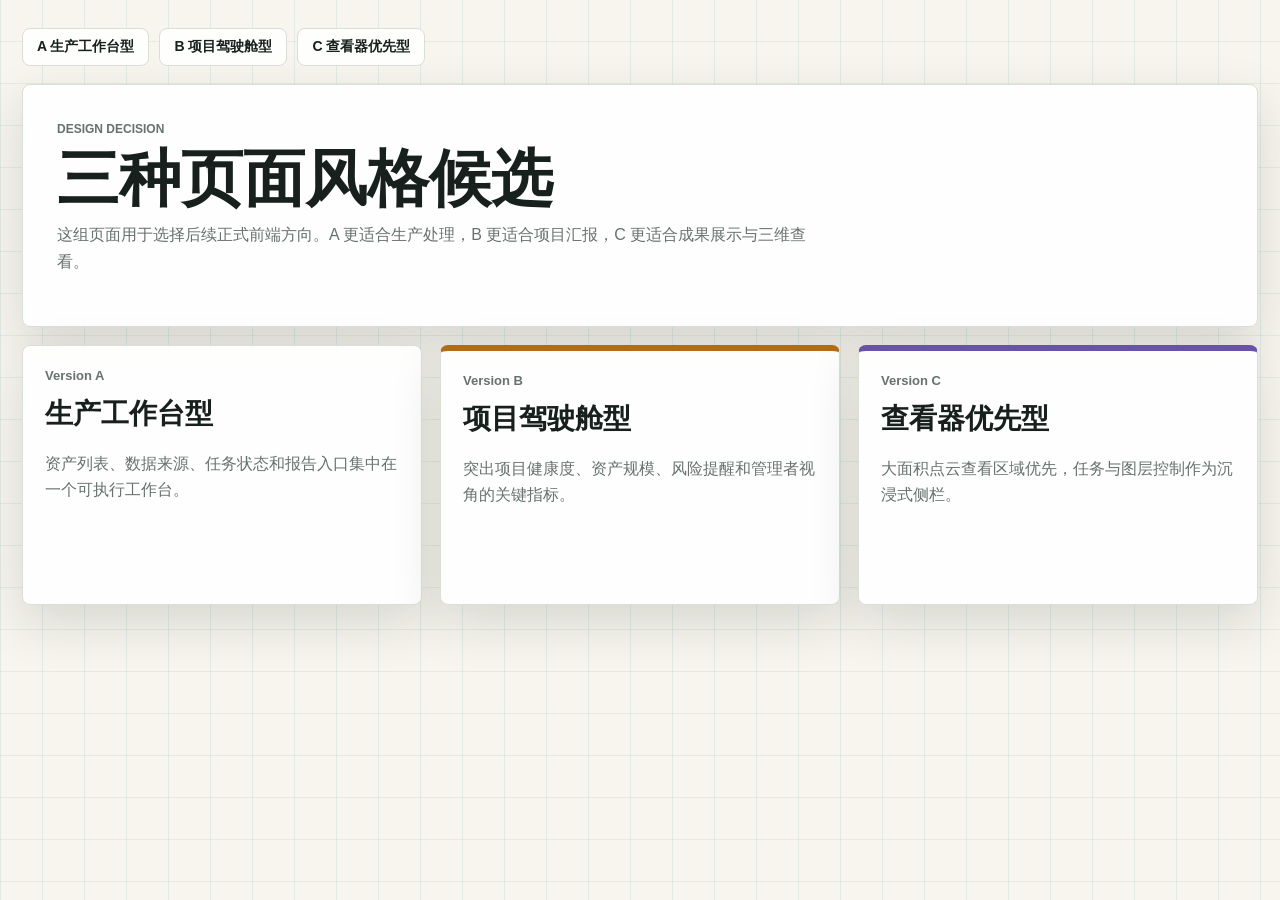
<file: frontend/design-options/index.html>
<!doctype html>
<html lang="zh-CN">
  <head>
    <meta charset="utf-8" />
    <meta name="viewport" content="width=device-width, initial-scale=1" />
    <title>点云平台页面设计候选</title>
    <link rel="stylesheet" href="design-options.css" />
  </head>
  <body class="option-index">
    <main class="decision-shell" aria-label="点云平台页面设计候选">
      <nav class="option-nav" aria-label="设计版本导航">
        <a href="design-a-production-workbench.html">A 生产工作台型</a>
        <a href="design-b-project-dashboard.html">B 项目驾驶舱型</a>
        <a href="design-c-viewer-first.html">C 查看器优先型</a>
      </nav>

      <section class="decision-hero" aria-labelledby="decision-title">
        <p class="eyebrow">Design Decision</p>
        <h1 id="decision-title">三种页面风格候选</h1>
        <p>
          这组页面用于选择后续正式前端方向。A 更适合生产处理，B 更适合项目汇报，C 更适合成果展示与三维查看。
        </p>
      </section>

      <section class="option-grid" aria-label="设计版本列表">
        <a class="option-card" href="design-a-production-workbench.html">
          <span>Version A</span>
          <strong>生产工作台型</strong>
          <p>资产列表、数据来源、任务状态和报告入口集中在一个可执行工作台。</p>
        </a>
        <a class="option-card dashboard-card" href="design-b-project-dashboard.html">
          <span>Version B</span>
          <strong>项目驾驶舱型</strong>
          <p>突出项目健康度、资产规模、风险提醒和管理者视角的关键指标。</p>
        </a>
        <a class="option-card viewer-card" href="design-c-viewer-first.html">
          <span>Version C</span>
          <strong>查看器优先型</strong>
          <p>大面积点云查看区域优先，任务与图层控制作为沉浸式侧栏。</p>
        </a>
      </section>
    </main>
  </body>
</html>
</file>
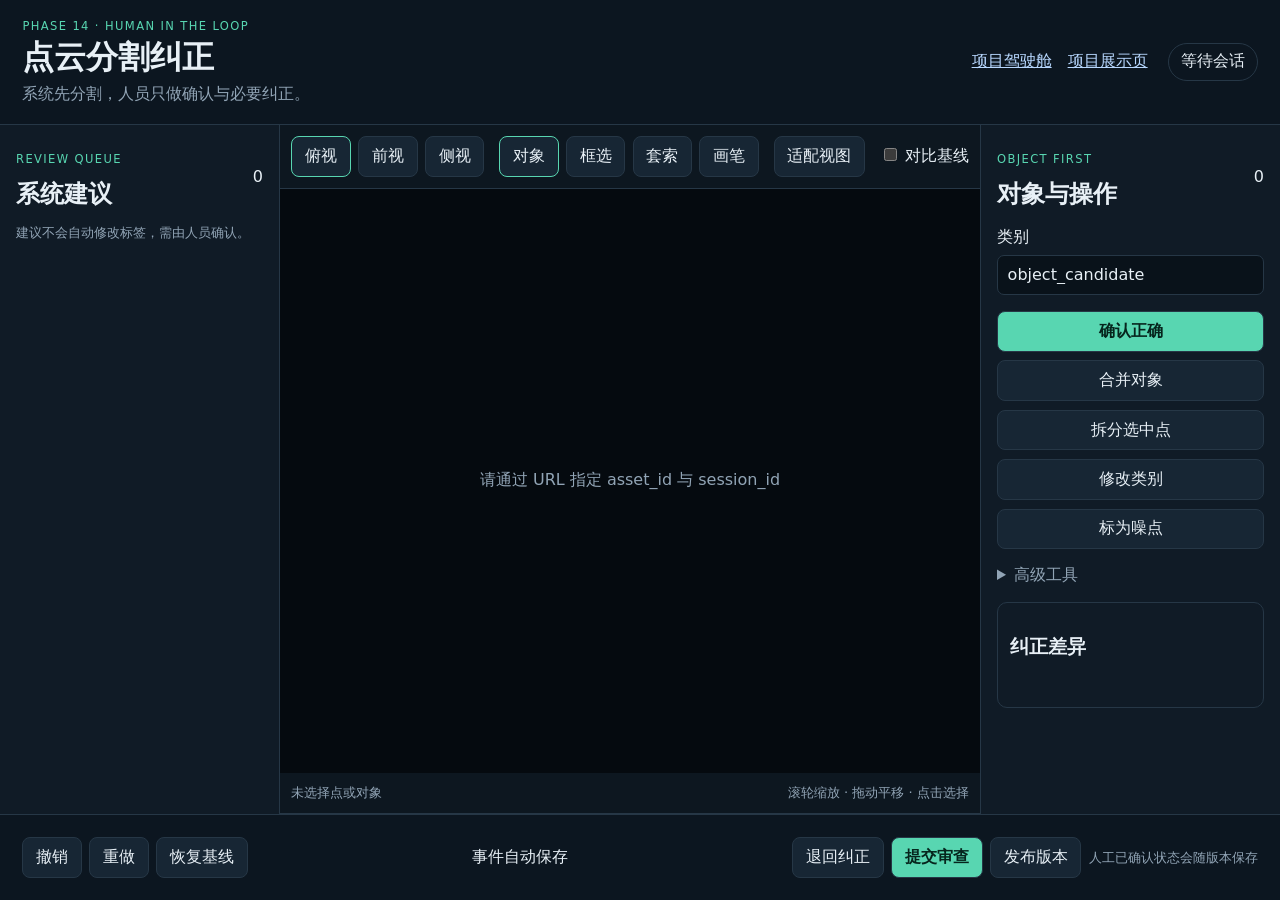
<file: frontend/correction.html>
<!doctype html>
<html lang="zh-CN">
  <head>
    <meta charset="utf-8" />
    <meta name="viewport" content="width=device-width, initial-scale=1" />
    <title>点云分割纠正工作台</title>
    <link rel="stylesheet" href="correction.css" />
  </head>
  <body>
    <main class="correction-shell">
      <header class="correction-header">
        <div>
          <p class="eyebrow">Phase 14 · Human in the loop</p>
          <h1>点云分割纠正</h1>
          <p>系统先分割，人员只做确认与必要纠正。</p>
        </div>
        <nav aria-label="工作台导航">
          <a href="index.html">项目驾驶舱</a>
          <a href="viewer.html">项目展示页</a>
        </nav>
        <div id="session-status" class="status-pill">等待会话</div>
      </header>

      <div id="conflict-banner" class="conflict-banner" hidden></div>

      <section class="correction-grid">
        <aside class="panel queue-panel">
          <div class="panel-heading">
            <div>
              <p class="eyebrow">Review queue</p>
              <h2>系统建议</h2>
            </div>
            <span id="queue-count">0</span>
          </div>
          <p class="panel-hint">建议不会自动修改标签，需由人员确认。</p>
          <div id="review-queue" class="review-queue"></div>
        </aside>

        <section class="viewer-panel" aria-label="点云纠正视图">
          <div class="viewer-toolbar">
            <div class="button-group" aria-label="观察方向">
              <button data-view="top" class="active">俯视</button>
              <button data-view="front">前视</button>
              <button data-view="side">侧视</button>
            </div>
            <div class="button-group" aria-label="选择工具">
              <button data-tool="object" class="active">对象</button>
              <button data-tool="box">框选</button>
              <button data-tool="lasso">套索</button>
              <button data-tool="brush">画笔</button>
            </div>
            <button id="fit-view">适配视图</button>
            <label><input id="show-baseline" type="checkbox" /> 对比基线</label>
          </div>
          <div class="canvas-wrap">
            <canvas id="correction-canvas" width="1200" height="720">
              浏览器不支持 Canvas。
            </canvas>
            <div id="canvas-empty" class="canvas-empty">请通过 URL 指定 asset_id 与 session_id</div>
          </div>
          <div class="selection-status">
            <span id="selection-summary">未选择点或对象</span>
            <span>滚轮缩放 · 拖动平移 · 点击选择</span>
          </div>
        </section>

        <aside class="panel object-panel" id="object-panel">
          <div class="panel-heading">
            <div>
              <p class="eyebrow">Object first</p>
              <h2>对象与操作</h2>
            </div>
            <span id="object-count">0</span>
          </div>
          <div id="selected-objects" class="selected-objects"></div>
          <label class="field">
            类别
            <input id="class-id" value="object_candidate" autocomplete="off" />
          </label>
          <div class="primary-actions">
            <button class="primary" data-action="confirm">确认正确</button>
            <button data-action="merge">合并对象</button>
            <button data-action="split">拆分选中点</button>
            <button data-action="relabel">修改类别</button>
            <button data-action="noise">标为噪点</button>
          </div>
          <details>
            <summary>高级工具</summary>
            <p>精确点选择、噪点恢复和局部基线恢复仅在需要时展开。</p>
            <button data-action="restore-noise">恢复噪点到对象</button>
          </details>
          <section class="diff-card">
            <h3>纠正差异</h3>
            <dl id="diff-summary"></dl>
          </section>
        </aside>
      </section>

      <footer class="correction-footer">
        <div class="button-group">
          <button data-action="undo">撤销</button>
          <button data-action="redo">重做</button>
          <button data-action="restore">恢复基线</button>
        </div>
        <p id="save-state">事件自动保存</p>
        <div class="button-group">
          <button id="return-draft">退回纠正</button>
          <button id="submit-review" class="primary">提交审查</button>
          <button id="publish-release">发布版本</button>
          <span class="confirmation-label">人工已确认状态会随版本保存</span>
        </div>
      </footer>
    </main>
    <script src="segmentation-correction.js"></script>
    <script src="correction.js" defer></script>
  </body>
</html>
</file>
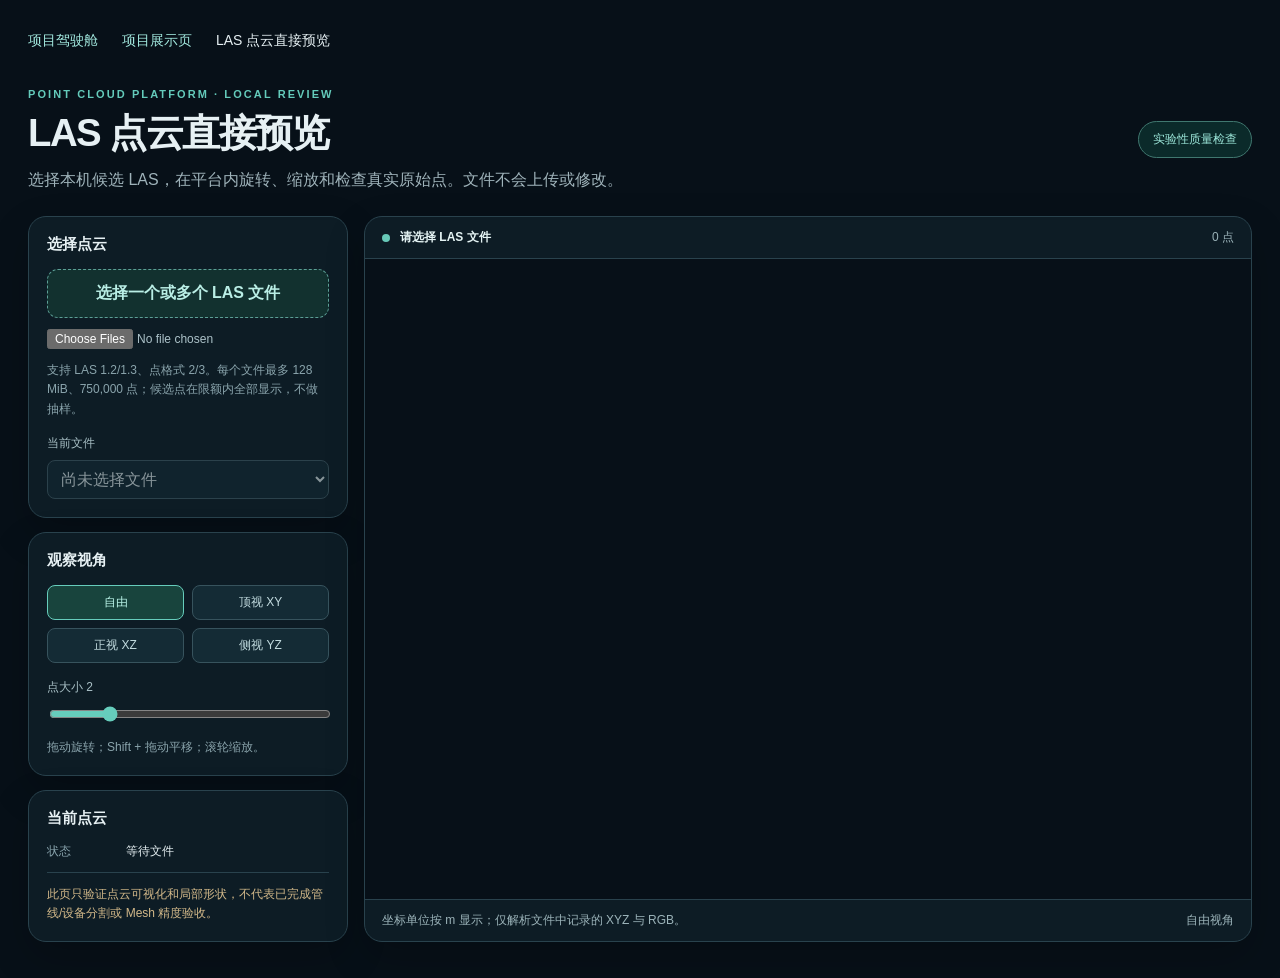
<file: frontend/las-preview.html>
<!doctype html>
<html lang="zh-CN">
  <head>
    <meta charset="utf-8" />
    <meta name="viewport" content="width=device-width, initial-scale=1" />
    <title>LAS 点云直接预览 · 点云平台</title>
    <link rel="stylesheet" href="las-preview.css" />
  </head>
  <body>
    <main class="preview-shell">
      <nav class="top-nav" aria-label="平台导航">
        <a href="index.html">项目驾驶舱</a>
        <a href="viewer.html">项目展示页</a>
        <span>LAS 点云直接预览</span>
      </nav>

      <header class="page-heading">
        <div>
          <p class="eyebrow">POINT CLOUD PLATFORM · LOCAL REVIEW</p>
          <h1>LAS 点云直接预览</h1>
          <p>选择本机候选 LAS，在平台内旋转、缩放和检查真实原始点。文件不会上传或修改。</p>
        </div>
        <span class="scope-chip">实验性质量检查</span>
      </header>

      <div class="workbench">
        <aside class="controls" aria-label="点云文件与视角控制">
          <section class="control-card">
            <h2>选择点云</h2>
            <label class="file-pick" for="las-files">选择一个或多个 LAS 文件</label>
            <input id="las-files" type="file" accept=".las" multiple />
            <p class="hint">支持 LAS 1.2/1.3、点格式 2/3。每个文件最多 128 MiB、750,000 点；候选点在限额内全部显示，不做抽样。</p>
            <label class="field-label" for="las-file-list">当前文件</label>
            <select id="las-file-list" disabled aria-label="切换已选择的 LAS 文件">
              <option>尚未选择文件</option>
            </select>
          </section>

          <section class="control-card">
            <h2>观察视角</h2>
            <div class="view-buttons" role="group" aria-label="观察视角">
              <button type="button" data-view="free">自由</button>
              <button type="button" data-view="top">顶视 XY</button>
              <button type="button" data-view="front">正视 XZ</button>
              <button type="button" data-view="side">侧视 YZ</button>
            </div>
            <label class="field-label" for="point-size">点大小 <output id="point-size-value">2</output></label>
            <input id="point-size" type="range" min="1" max="6" step="1" value="2" />
            <p class="hint">拖动旋转；Shift + 拖动平移；滚轮缩放。</p>
          </section>

          <section class="control-card">
            <h2>当前点云</h2>
            <dl id="cloud-facts" class="facts">
              <dt>状态</dt><dd>等待文件</dd>
            </dl>
            <p class="quality-note">此页只验证点云可视化和局部形状，不代表已完成管线/设备分割或 Mesh 精度验收。</p>
          </section>
        </aside>

        <section class="stage" aria-label="三维点云画布">
          <div class="stage-bar">
            <span class="live-indicator" aria-hidden="true"></span>
            <strong id="preview-status" role="status" aria-live="polite">请选择 LAS 文件</strong>
            <span id="point-counter">0 点</span>
          </div>
          <canvas id="las-canvas" aria-label="可交互的三维 LAS 点云"></canvas>
          <div class="stage-footer">
            <span>坐标单位按 m 显示；仅解析文件中记录的 XYZ 与 RGB。</span>
            <span id="view-name">自由视角</span>
          </div>
        </section>
      </div>
    </main>
    <script src="las-preview-core.js" defer></script>
    <script src="las-preview.js" defer></script>
  </body>
</html>
</file>
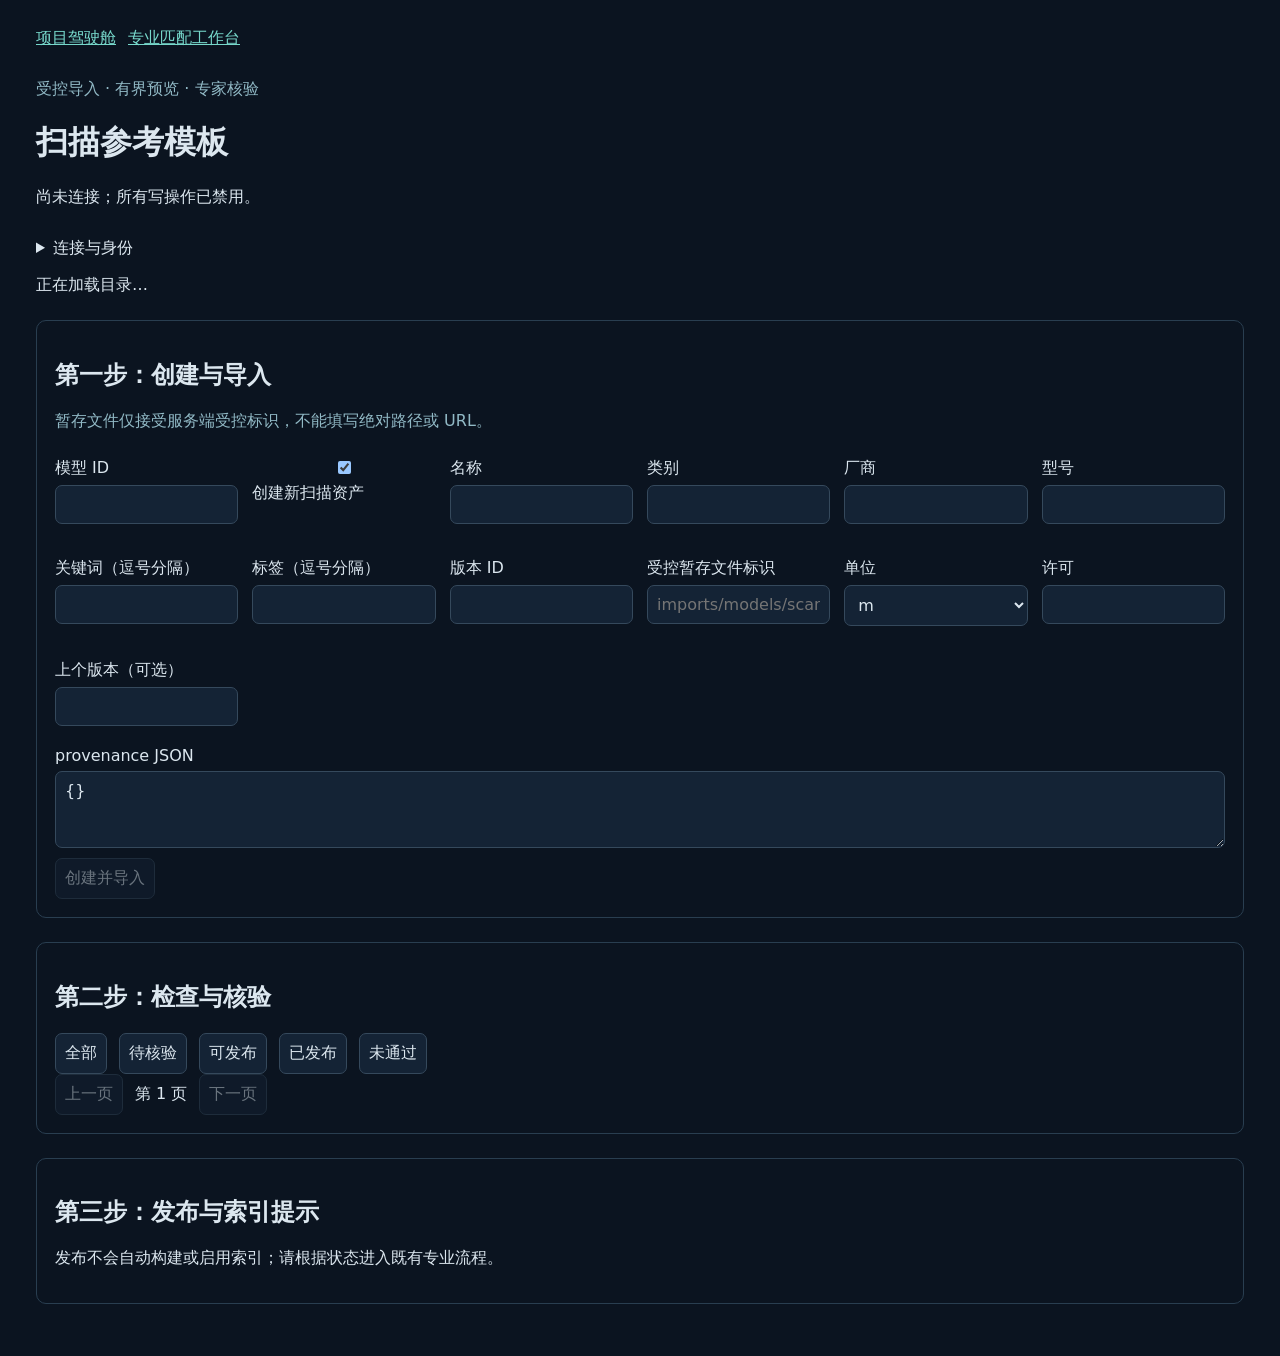
<file: frontend/model-reference-library.html>
<!doctype html>
<html lang="zh-CN"><head><meta charset="utf-8"><meta name="viewport" content="width=device-width, initial-scale=1">
<title>扫描参考模板 · 点云平台</title><link rel="stylesheet" href="model-reference-library.css"></head>
<body><main>
<nav><a href="index.html">项目驾驶舱</a><a href="model-matching-lab.html">专业匹配工作台</a></nav>
<header><p class="eyebrow">受控导入 · 有界预览 · 专家核验</p><h1>扫描参考模板</h1><p id="role-note">正在确认服务端身份…</p></header><details class="connection"><summary>连接与身份</summary><label>API 访问令牌<input id="token" type="password" autocomplete="off" placeholder="仅保留于当前页面内存"></label><button id="connect">连接</button></details>
<p id="message" role="status" aria-live="polite">正在加载目录…</p><button id="retry" hidden>重试原操作</button>
<section><h2>第一步：创建与导入</h2><p class="muted">暂存文件仅接受服务端受控标识，不能填写绝对路径或 URL。</p><div class="form-grid">
<label>模型 ID<input id="model-id"></label><label><input id="create-new-asset" type="checkbox" checked> 创建新扫描资产</label><label>名称<input id="display-name"></label><label>类别<input id="category-id"></label><label>厂商<input id="manufacturer"></label><label>型号<input id="model-number"></label><label>关键词（逗号分隔）<input id="keywords"></label><label>标签（逗号分隔）<input id="tags"></label><label>版本 ID<input id="version-id"></label><label>受控暂存文件标识<input id="staged-source" placeholder="imports/models/scan.ply"></label><label>单位<select id="declared-unit"><option value="m">m</option><option value="cm">cm</option><option value="mm">mm</option></select></label><label>许可<input id="license"></label><label>上个版本（可选）<input id="supersedes-version-id"></label></div><label>provenance JSON<textarea id="provenance" rows="3">{}</textarea></label><button data-write id="create-import">创建并导入</button></section>
  <section><h2>第二步：检查与核验</h2><div class="filters"><button data-status="all">全部</button><button data-status="pending_review">待核验</button><button data-status="publishable">可发布</button><button data-status="published">已发布</button><button data-status="rejected">未通过</button></div><div class="catalog-pagination"><button id="previous-page">上一页</button><span id="page-status" aria-live="polite">第 1 页</span><button id="next-page">下一页</button></div><div class="layout"><div id="catalog" aria-label="扫描版本清单"></div><article id="detail" hidden><h3 id="detail-title"></h3><p id="states"></p><p id="point-count"></p><p id="dimensions"></p><p id="risk-summary"></p><p id="source-summary"></p><p id="quality-summary"></p><section id="professional-evidence" hidden aria-label="冻结专业证据"></section><div class="projection-grid"><figure><canvas id="projection-xy" width="260" height="180"></canvas><figcaption>XY 投影</figcaption></figure><figure><canvas id="projection-xz" width="260" height="180"></canvas><figcaption>XZ 投影</figcaption></figure><figure><canvas id="projection-yz" width="260" height="180"></canvas><figcaption>YZ 投影</figcaption></figure></div><p class="muted">辅助查看，不代表完整性证明。</p>
<fieldset id="review-controls"><legend>一次最终核验</legend><label><input id="single_object" type="checkbox">数据对应单个目标对象</label><label><input id="metadata_and_rights" type="checkbox">型号、来源、许可和单位可信</label><label><input id="coverage_limitations" type="checkbox">知悉扫描缺失与噪声限制</label><div id="risk-acknowledgements" aria-label="自动风险确认"></div><label>核验原因<textarea id="review-reason" maxlength="1000"></textarea></label><button data-write id="approve">确认通过</button><button data-write id="reject">提交拒绝</button></fieldset>
<section><h3>发布历史与索引</h3><p id="publication-note"></p><label>发布原因<textarea id="release-reason" maxlength="1000"></textarea></label><button data-write id="release">发布模板</button><a id="index-link" href="model-matching-lab.html" hidden>前往专业匹配/索引流程</a></section></article></div></section>
<section><h2>第三步：发布与索引提示</h2><p>发布不会自动构建或启用索引；请根据状态进入既有专业流程。</p></section>
</main><script src="model-reference-library.js"></script></body></html>
</file>
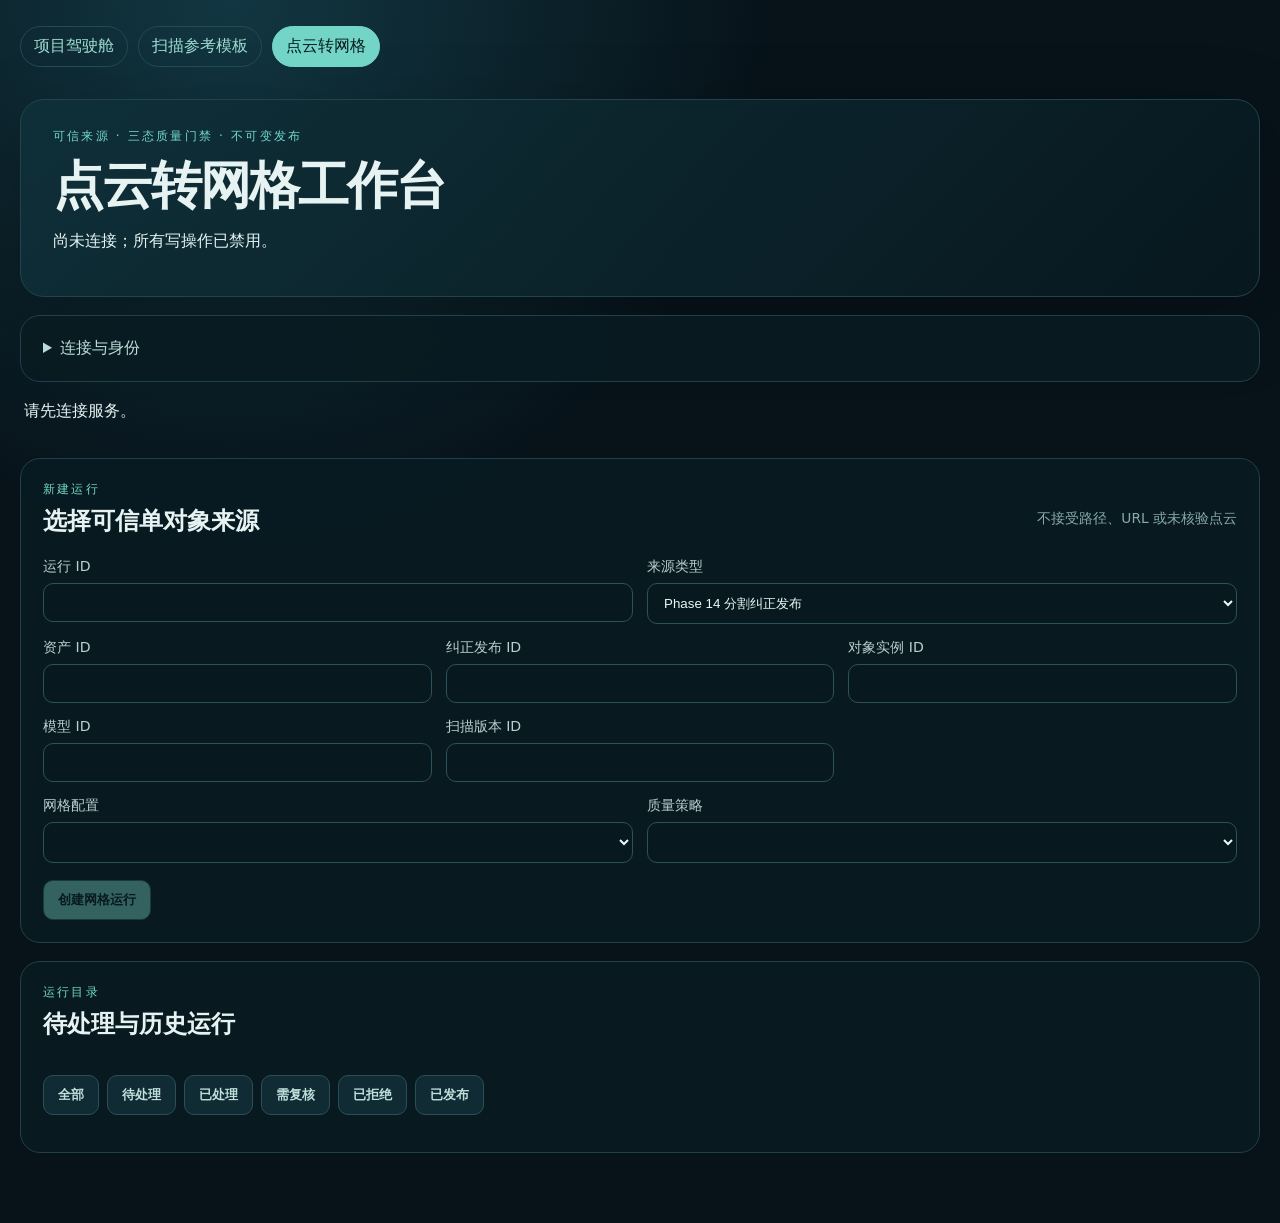
<file: frontend/scan-to-mesh.html>
<!doctype html>
<html lang="zh-CN">
  <head>
    <meta charset="utf-8" />
    <meta name="viewport" content="width=device-width, initial-scale=1" />
    <title>点云转网格工作台 · 点云平台</title>
    <link rel="stylesheet" href="scan-to-mesh.css" />
  </head>
  <body>
    <main>
      <nav aria-label="主导航">
        <a href="index.html">项目驾驶舱</a>
        <a href="model-reference-library.html">扫描参考模板</a>
        <a aria-current="page" href="scan-to-mesh.html">点云转网格</a>
      </nav>

      <header>
        <p class="eyebrow">可信来源 · 三态质量门禁 · 不可变发布</p>
        <h1>点云转网格工作台</h1>
        <p id="role-note">尚未连接；所有写操作已禁用。</p>
      </header>

      <details class="connection">
        <summary>连接与身份</summary>
        <label>API 访问令牌
          <input id="token" type="password" autocomplete="off" placeholder="仅保留于当前页面内存" />
        </label>
        <button id="connect" type="button">连接</button>
      </details>

      <div class="status-row">
        <p id="message" role="status" aria-live="polite">请先连接服务。</p>
        <button id="retry" type="button" hidden>重试原操作</button>
      </div>

      <section class="panel" aria-labelledby="create-title">
        <div class="section-heading">
          <div><p class="eyebrow">新建运行</p><h2 id="create-title">选择可信单对象来源</h2></div>
          <span class="scope-note">不接受路径、URL 或未核验点云</span>
        </div>
        <div class="form-grid">
          <label>运行 ID<input id="run-id" autocomplete="off" /></label>
          <label>来源类型
            <select id="source-kind">
              <option value="phase14_correction_release">Phase 14 分割纠正发布</option>
              <option value="phase15e_scanned_reference">Phase 15E 扫描参考版本</option>
            </select>
          </label>
          <div id="phase14-source" class="source-fields">
            <label>资产 ID<input id="asset-id" /></label>
            <label>纠正发布 ID<input id="source-release-id" /></label>
            <label>对象实例 ID<input id="instance-id" /></label>
          </div>
          <div id="phase15e-source" class="source-fields" hidden>
            <label>模型 ID<input id="model-id" /></label>
            <label>扫描版本 ID<input id="version-id" /></label>
          </div>
          <label>网格配置<select id="config-id"></select></label>
          <label>质量策略<select id="policy-id"></select></label>
        </div>
        <button id="create-run" data-write type="button">创建网格运行</button>
      </section>

      <section class="panel" aria-labelledby="runs-title">
        <div class="section-heading"><div><p class="eyebrow">运行目录</p><h2 id="runs-title">待处理与历史运行</h2></div></div>
        <div class="filters" aria-label="运行筛选">
          <button type="button" data-status="all">全部</button>
          <button type="button" data-status="pending">待处理</button>
          <button type="button" data-status="processed">已处理</button>
          <button type="button" data-status="review_required">需复核</button>
          <button type="button" data-status="rejected">已拒绝</button>
          <button type="button" data-status="published">已发布</button>
        </div>
        <div class="workspace-grid">
          <aside id="run-list" aria-label="网格运行清单"></aside>
          <article id="detail" hidden>
            <div class="detail-heading">
              <div><p class="eyebrow">运行详情</p><h3 id="detail-title"></h3></div>
              <span id="status-chip" class="status-chip"></span>
            </div>

            <section id="business-summary" class="summary-card"></section>

            <div id="professional-detail" hidden>
              <section class="evidence-grid" aria-label="冻结质量证据">
                <article><h4>来源与配置</h4><p id="source-summary"></p><p id="configuration-summary"></p></article>
                <article><h4>质量结论</h4><p id="quality-summary"></p><div id="quality-metrics"></div></article>
                <article><h4>发布状态</h4><p id="publication-summary"></p><p id="decision-summary"></p></article>
                <article><h4>审计摘要</h4><p id="audit-summary"></p></article>
              </section>

              <section class="preview-card" aria-labelledby="preview-title">
                <div class="section-heading"><div><p class="eyebrow">有界辅助预览</p><h4 id="preview-title">点云与网格叠加</h4></div><span>不替代完整性或精度证明</span></div>
                <canvas id="mesh-preview" width="820" height="430" aria-label="点云、原始网格与修复网格叠加预览"></canvas>
                <div id="preview-legend" class="legend">
                  <label><input id="show-points" type="checkbox" checked />来源点云</label>
                  <label><input id="show-raw" type="checkbox" checked />原始网格</label>
                  <label><input id="show-repaired" type="checkbox" checked />修复网格</label>
                </div>
              </section>

              <section id="decision-controls" class="action-card">
                <h4>专家最终决定</h4>
                <div id="risk-acknowledgements" class="risk-list"></div>
                <label>决定原因<textarea id="decision-reason" maxlength="2000"></textarea></label>
                <div class="button-row">
                  <button id="approve" data-write type="button">批准网格</button>
                  <button id="reject" data-write class="danger" type="button">驳回网格</button>
                </div>
              </section>

              <section id="release-controls" class="action-card">
                <h4>发布、替换与回滚</h4>
                <div class="form-grid compact">
                  <label>动作
                    <select id="release-action">
                      <option value="activate">首次发布</option>
                      <option value="replace">替换当前版本</option>
                      <option value="rollback">回滚到此运行</option>
                    </select>
                  </label>
                  <label>发布 ID<input id="release-id" /></label>
                  <label class="wide">发布原因<textarea id="release-reason" maxlength="2000"></textarea></label>
                </div>
                <button id="release" data-write type="button">发布网格</button>
                <div id="release-history" class="history" aria-label="发布历史"></div>
              </section>
            </div>
          </article>
        </div>
      </section>
    </main>
    <script src="scan-to-mesh.js"></script>
  </body>
</html>
</file>
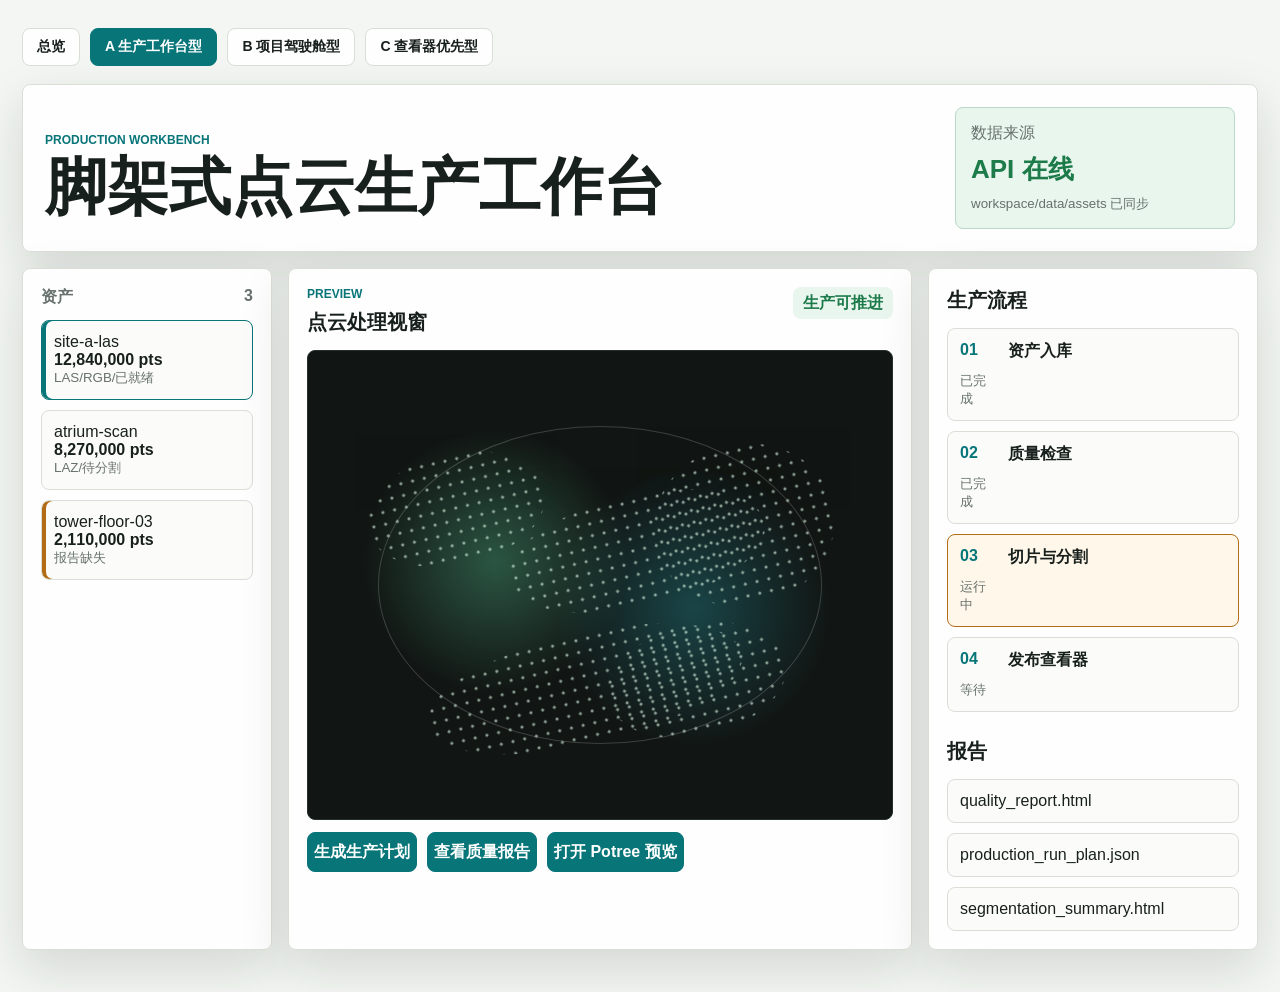
<file: frontend/design-options/design-a-production-workbench.html>
<!doctype html>
<html lang="zh-CN">
  <head>
    <meta charset="utf-8" />
    <meta name="viewport" content="width=device-width, initial-scale=1" />
    <title>A 生产工作台型</title>
    <link rel="stylesheet" href="design-options.css" />
  </head>
  <body class="theme-workbench" data-design="production-workbench">
    <main class="app-frame workbench-frame" aria-label="生产工作台型设计">
      <nav class="option-nav compact" aria-label="设计版本导航">
        <a href="index.html">总览</a>
        <a aria-current="page" href="design-a-production-workbench.html">A 生产工作台型</a>
        <a href="design-b-project-dashboard.html">B 项目驾驶舱型</a>
        <a href="design-c-viewer-first.html">C 查看器优先型</a>
      </nav>

      <header class="top-command-bar" aria-label="项目状态">
        <div>
          <p class="eyebrow">Production Workbench</p>
          <h1>脚架式点云生产工作台</h1>
        </div>
        <div class="source-strip" aria-label="数据来源">
          <span>数据来源</span>
          <strong>API 在线</strong>
          <small>workspace/data/assets 已同步</small>
        </div>
      </header>

      <section class="workbench-layout">
        <aside class="asset-rail" aria-label="资产选择器">
          <div class="rail-title">
            <span>资产</span>
            <strong>3</strong>
          </div>
          <button class="asset-row active">
            <span>site-a-las</span>
            <strong>12,840,000 pts</strong>
            <small>LAS/RGB/已就绪</small>
          </button>
          <button class="asset-row">
            <span>atrium-scan</span>
            <strong>8,270,000 pts</strong>
            <small>LAZ/待分割</small>
          </button>
          <button class="asset-row warning">
            <span>tower-floor-03</span>
            <strong>2,110,000 pts</strong>
            <small>报告缺失</small>
          </button>
        </aside>

        <section class="operator-stage" aria-labelledby="operator-title">
          <div class="section-head">
            <div>
              <p class="eyebrow">Preview</p>
              <h2 id="operator-title">点云处理视窗</h2>
            </div>
            <span class="status-pill ready">生产可推进</span>
          </div>
          <div class="point-cloud-stage workbench-cloud" aria-label="点云预览图">
            <div class="scan-line"></div>
            <span class="cloud-dot d1"></span>
            <span class="cloud-dot d2"></span>
            <span class="cloud-dot d3"></span>
            <span class="cloud-dot d4"></span>
            <span class="cloud-dot d5"></span>
          </div>
          <div class="action-row" aria-label="推荐动作">
            <button>生成生产计划</button>
            <button>查看质量报告</button>
            <button>打开 Potree 预览</button>
          </div>
        </section>

        <aside class="task-panel" aria-label="任务与报告">
          <section>
            <h2>生产流程</h2>
            <ol class="step-list">
              <li class="done"><span>01</span><strong>资产入库</strong><small>已完成</small></li>
              <li class="done"><span>02</span><strong>质量检查</strong><small>已完成</small></li>
              <li class="active"><span>03</span><strong>切片与分割</strong><small>运行中</small></li>
              <li><span>04</span><strong>发布查看器</strong><small>等待</small></li>
            </ol>
          </section>
          <section>
            <h2>报告</h2>
            <div class="report-stack">
              <a href="#">quality_report.html</a>
              <a href="#">production_run_plan.json</a>
              <a href="#">segmentation_summary.html</a>
            </div>
          </section>
        </aside>
      </section>
    </main>
  </body>
</html>
</file>
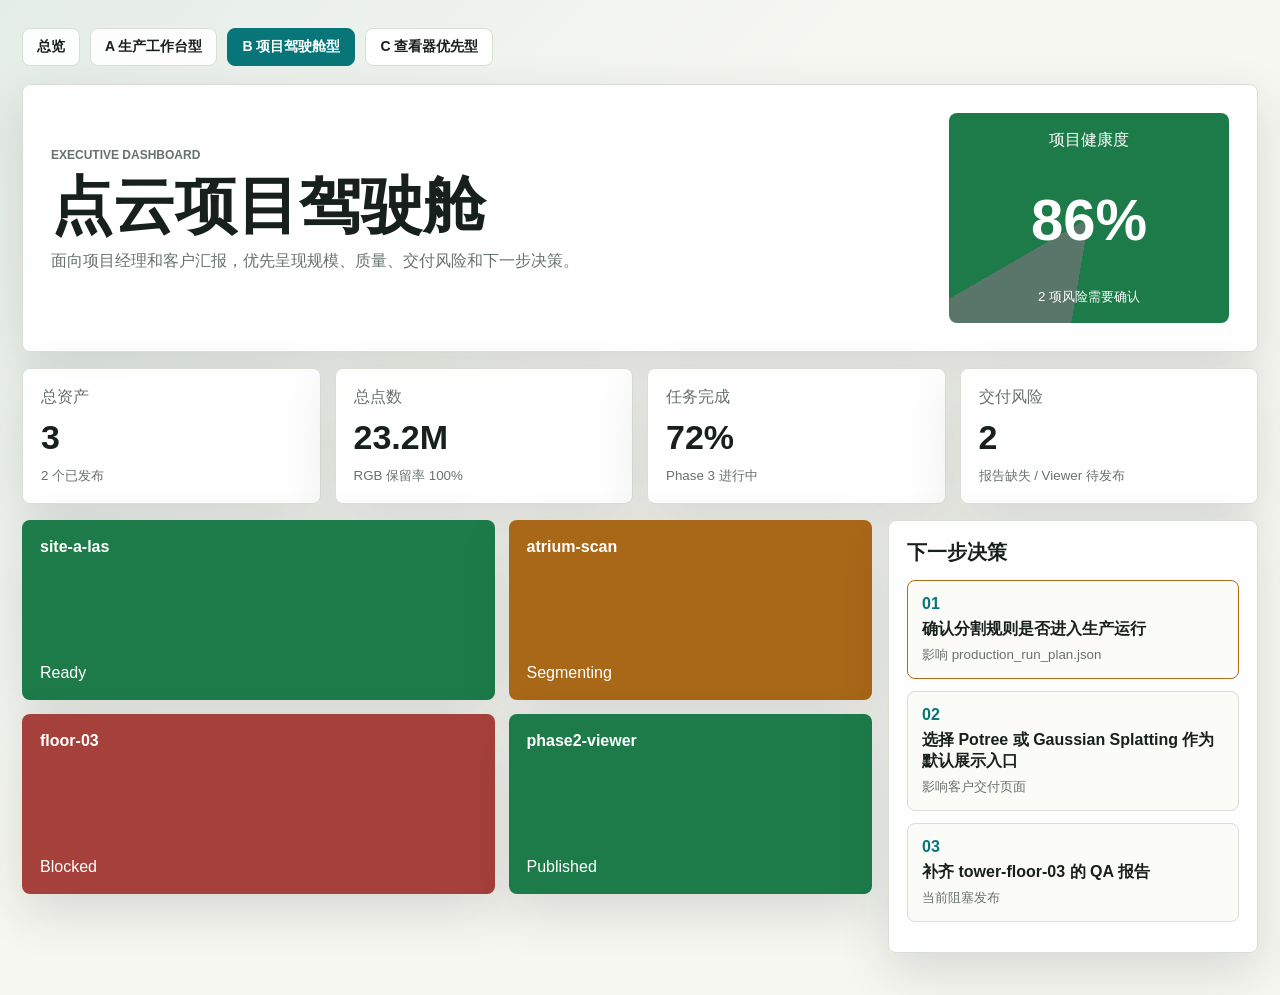
<file: frontend/design-options/design-b-project-dashboard.html>
<!doctype html>
<html lang="zh-CN">
  <head>
    <meta charset="utf-8" />
    <meta name="viewport" content="width=device-width, initial-scale=1" />
    <title>B 项目驾驶舱型</title>
    <link rel="stylesheet" href="design-options.css" />
  </head>
  <body class="theme-dashboard" data-design="project-dashboard">
    <main class="app-frame dashboard-frame" aria-label="项目驾驶舱型设计">
      <nav class="option-nav compact" aria-label="设计版本导航">
        <a href="index.html">总览</a>
        <a href="design-a-production-workbench.html">A 生产工作台型</a>
        <a aria-current="page" href="design-b-project-dashboard.html">B 项目驾驶舱型</a>
        <a href="design-c-viewer-first.html">C 查看器优先型</a>
      </nav>

      <header class="dashboard-hero" aria-labelledby="dashboard-title">
        <div>
          <p class="eyebrow">Executive Dashboard</p>
          <h1 id="dashboard-title">点云项目驾驶舱</h1>
          <p>面向项目经理和客户汇报，优先呈现规模、质量、交付风险和下一步决策。</p>
        </div>
        <div class="health-gauge" aria-label="项目健康度">
          <span>项目健康度</span>
          <strong>86%</strong>
          <small>2 项风险需要确认</small>
        </div>
      </header>

      <section class="kpi-grid" aria-label="项目关键指标">
        <article><span>总资产</span><strong>3</strong><small>2 个已发布</small></article>
        <article><span>总点数</span><strong>23.2M</strong><small>RGB 保留率 100%</small></article>
        <article><span>任务完成</span><strong>72%</strong><small>Phase 3 进行中</small></article>
        <article><span>交付风险</span><strong>2</strong><small>报告缺失 / Viewer 待发布</small></article>
      </section>

      <section class="dashboard-main">
        <section class="portfolio-map" aria-label="资产组合概览">
          <div class="map-card high"><strong>site-a-las</strong><span>Ready</span></div>
          <div class="map-card medium"><strong>atrium-scan</strong><span>Segmenting</span></div>
          <div class="map-card low"><strong>floor-03</strong><span>Blocked</span></div>
          <div class="map-card high"><strong>phase2-viewer</strong><span>Published</span></div>
        </section>
        <aside class="decision-panel" aria-label="决策事项">
          <h2>下一步决策</h2>
          <div class="decision-item priority">
            <span>01</span>
            <strong>确认分割规则是否进入生产运行</strong>
            <small>影响 production_run_plan.json</small>
          </div>
          <div class="decision-item">
            <span>02</span>
            <strong>选择 Potree 或 Gaussian Splatting 作为默认展示入口</strong>
            <small>影响客户交付页面</small>
          </div>
          <div class="decision-item">
            <span>03</span>
            <strong>补齐 tower-floor-03 的 QA 报告</strong>
            <small>当前阻塞发布</small>
          </div>
        </aside>
      </section>
    </main>
  </body>
</html>
</file>
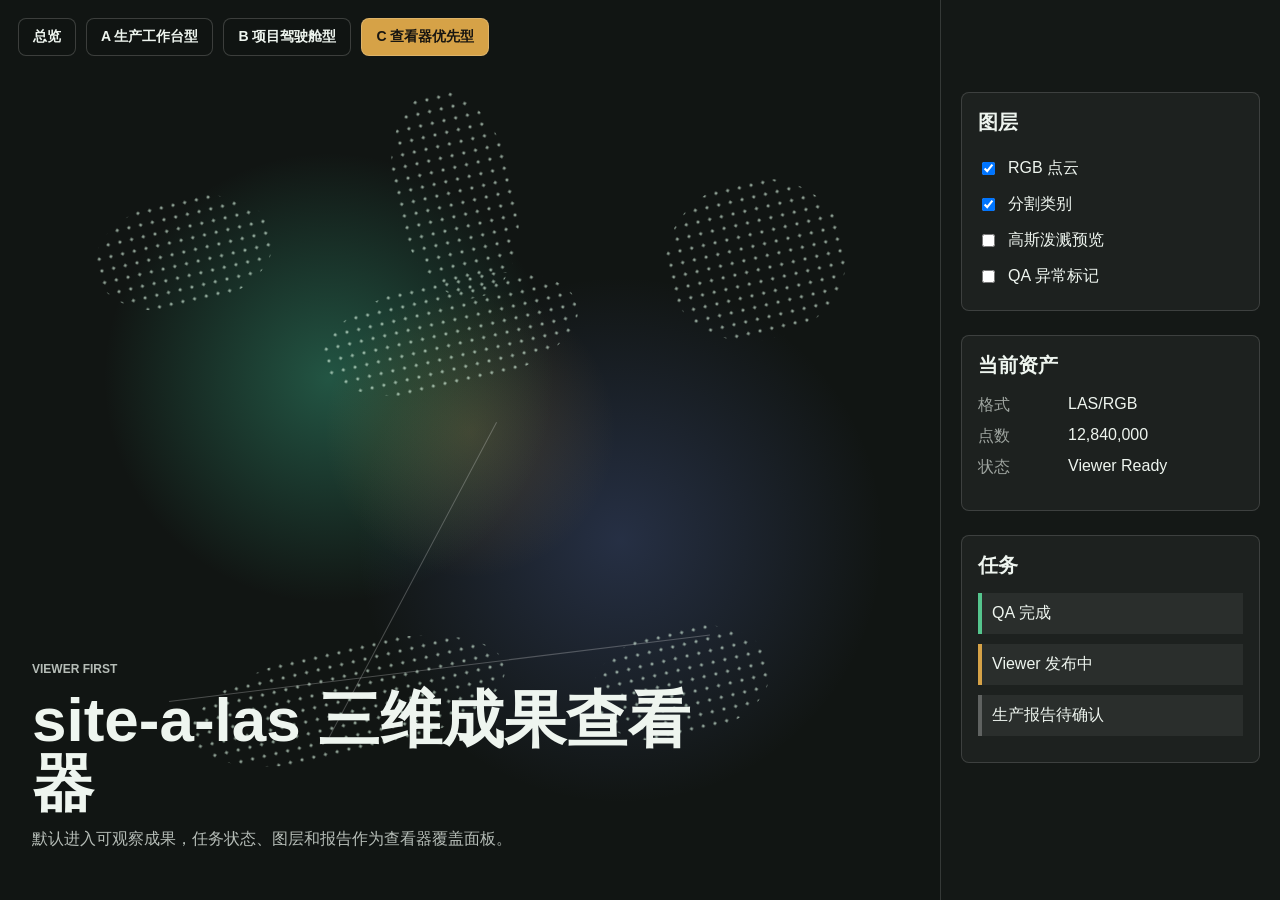
<file: frontend/design-options/design-c-viewer-first.html>
<!doctype html>
<html lang="zh-CN">
  <head>
    <meta charset="utf-8" />
    <meta name="viewport" content="width=device-width, initial-scale=1" />
    <title>C 查看器优先型</title>
    <link rel="stylesheet" href="design-options.css" />
  </head>
  <body class="theme-viewer" data-design="viewer-first">
    <main class="viewer-shell" aria-label="查看器优先型设计">
      <nav class="option-nav compact floating" aria-label="设计版本导航">
        <a href="index.html">总览</a>
        <a href="design-a-production-workbench.html">A 生产工作台型</a>
        <a href="design-b-project-dashboard.html">B 项目驾驶舱型</a>
        <a aria-current="page" href="design-c-viewer-first.html">C 查看器优先型</a>
      </nav>

      <section class="immersive-viewer" aria-labelledby="viewer-title">
        <div class="point-cloud-stage viewer-cloud" aria-label="三维点云展示区域">
          <div class="axis x-axis"></div>
          <div class="axis y-axis"></div>
          <span class="cloud-dot d1"></span>
          <span class="cloud-dot d2"></span>
          <span class="cloud-dot d3"></span>
          <span class="cloud-dot d4"></span>
          <span class="cloud-dot d5"></span>
          <span class="cloud-dot d6"></span>
        </div>
        <header class="viewer-title-block">
          <p class="eyebrow">Viewer First</p>
          <h1 id="viewer-title">site-a-las 三维成果查看器</h1>
          <p>默认进入可观察成果，任务状态、图层和报告作为查看器覆盖面板。</p>
        </header>
      </section>

      <aside class="viewer-control-panel" aria-label="图层与任务控制">
        <section>
          <h2>图层</h2>
          <label><input type="checkbox" checked /> RGB 点云</label>
          <label><input type="checkbox" checked /> 分割类别</label>
          <label><input type="checkbox" /> 高斯泼溅预览</label>
          <label><input type="checkbox" /> QA 异常标记</label>
        </section>
        <section>
          <h2>当前资产</h2>
          <dl>
            <dt>格式</dt><dd>LAS/RGB</dd>
            <dt>点数</dt><dd>12,840,000</dd>
            <dt>状态</dt><dd>Viewer Ready</dd>
          </dl>
        </section>
        <section>
          <h2>任务</h2>
          <div class="mini-status done">QA 完成</div>
          <div class="mini-status active">Viewer 发布中</div>
          <div class="mini-status">生产报告待确认</div>
        </section>
      </aside>
    </main>
  </body>
</html>
</file>
<file: frontend/design-options/design-options.css>
:root {
  --ink: #18201d;
  --muted: #67716d;
  --paper: #f7f5ee;
  --panel: #ffffff;
  --line: #d9ded6;
  --green: #1d7b4a;
  --teal: #087579;
  --amber: #b36b16;
  --red: #ad3e3a;
  --violet: #6952a8;
  --night: #111513;
  --shadow: 0 18px 50px rgba(24, 32, 29, 0.14);
}

* {
  box-sizing: border-box;
}

body {
  margin: 0;
  color: var(--ink);
  background: var(--paper);
  font-family: "Segoe UI", "Microsoft YaHei", sans-serif;
}

a {
  color: inherit;
}

button,
input {
  font: inherit;
}

.eyebrow {
  margin: 0 0 8px;
  color: var(--teal);
  font-size: 12px;
  font-weight: 800;
  letter-spacing: 0;
  text-transform: uppercase;
}

h1,
h2,
p {
  margin-top: 0;
}

h1 {
  margin-bottom: 10px;
  font-size: clamp(34px, 5vw, 62px);
  line-height: 1.03;
  letter-spacing: 0;
}

h2 {
  margin-bottom: 14px;
  font-size: 20px;
  letter-spacing: 0;
}

.option-nav {
  display: flex;
  flex-wrap: wrap;
  gap: 10px;
  align-items: center;
  margin-bottom: 18px;
}

.option-nav a {
  display: inline-flex;
  align-items: center;
  min-height: 38px;
  padding: 0 14px;
  border: 1px solid var(--line);
  border-radius: 8px;
  background: rgba(255, 255, 255, 0.9);
  text-decoration: none;
  font-size: 14px;
  font-weight: 750;
}

.option-nav a[aria-current="page"] {
  border-color: var(--teal);
  color: #ffffff;
  background: var(--teal);
}

.option-index {
  background:
    linear-gradient(90deg, rgba(8, 117, 121, 0.09) 1px, transparent 1px),
    linear-gradient(0deg, rgba(29, 123, 74, 0.08) 1px, transparent 1px),
    var(--paper);
  background-size: 42px 42px;
}

.decision-shell,
.app-frame {
  width: min(1440px, calc(100vw - 44px));
  margin: 0 auto;
  padding: 28px 0 42px;
}

.decision-hero,
.option-card,
.top-command-bar,
.asset-rail,
.operator-stage,
.task-panel,
.dashboard-hero,
.kpi-grid article,
.decision-panel {
  border: 1px solid var(--line);
  border-radius: 8px;
  background: rgba(255, 255, 255, 0.94);
  box-shadow: var(--shadow);
}

.decision-hero {
  padding: 34px;
}

.decision-hero p {
  max-width: 760px;
  color: var(--muted);
  line-height: 1.7;
}

.option-grid {
  display: grid;
  grid-template-columns: repeat(3, minmax(0, 1fr));
  gap: 18px;
  margin-top: 18px;
}

.option-card {
  min-height: 260px;
  padding: 22px;
  text-decoration: none;
  transition: transform 160ms ease, border-color 160ms ease;
}

.option-card:hover,
.option-card:focus-visible {
  border-color: var(--teal);
  outline: none;
  transform: translateY(-3px);
}

.option-card span {
  display: block;
  color: var(--muted);
  font-size: 13px;
  font-weight: 800;
}

.option-card strong {
  display: block;
  margin: 12px 0 18px;
  font-size: 28px;
}

.option-card p {
  color: var(--muted);
  line-height: 1.65;
}

.dashboard-card {
  border-top: 6px solid var(--amber);
}

.viewer-card {
  border-top: 6px solid var(--violet);
}

.theme-workbench {
  background: #f3f6f2;
}

.top-command-bar {
  display: grid;
  grid-template-columns: minmax(0, 1fr) 280px;
  gap: 18px;
  align-items: end;
  padding: 22px;
}

.source-strip {
  min-height: 96px;
  padding: 15px;
  border: 1px solid #b9d8c7;
  border-radius: 8px;
  background: #e9f6ee;
}

.source-strip span,
.source-strip small {
  display: block;
  color: var(--muted);
}

.source-strip strong {
  display: block;
  margin: 8px 0;
  color: var(--green);
  font-size: 26px;
}

.workbench-layout {
  display: grid;
  grid-template-columns: 250px minmax(0, 1fr) 330px;
  gap: 16px;
  margin-top: 16px;
}

.asset-rail,
.operator-stage,
.task-panel {
  padding: 18px;
}

.rail-title {
  display: flex;
  justify-content: space-between;
  margin-bottom: 12px;
  color: var(--muted);
  font-weight: 800;
}

.asset-row {
  display: block;
  width: 100%;
  margin-bottom: 10px;
  padding: 12px;
  border: 1px solid var(--line);
  border-radius: 8px;
  color: var(--ink);
  background: #fbfcfa;
  text-align: left;
}

.asset-row.active {
  border-color: var(--teal);
  box-shadow: inset 4px 0 0 var(--teal);
}

.asset-row.warning {
  box-shadow: inset 4px 0 0 var(--amber);
}

.asset-row span,
.asset-row strong,
.asset-row small {
  display: block;
}

.asset-row small {
  color: var(--muted);
}

.section-head {
  display: flex;
  justify-content: space-between;
  gap: 12px;
}

.status-pill {
  display: inline-flex;
  align-items: center;
  height: 32px;
  padding: 0 10px;
  border-radius: 8px;
  background: #e9f6ee;
  color: var(--green);
  font-weight: 800;
}

.point-cloud-stage {
  position: relative;
  min-height: 470px;
  overflow: hidden;
  border: 1px solid #24302b;
  border-radius: 8px;
  background:
    radial-gradient(circle at 32% 45%, rgba(91, 206, 156, 0.35), transparent 28%),
    radial-gradient(circle at 66% 55%, rgba(43, 169, 181, 0.32), transparent 30%),
    #111513;
}

/* 用 CSS 点阵表达点云，不依赖真实三维引擎，便于快速评审页面方向。 */
.cloud-dot {
  position: absolute;
  width: 180px;
  height: 110px;
  border-radius: 48%;
  background-image: radial-gradient(circle, rgba(227, 255, 235, 0.9) 1px, transparent 2px);
  background-size: 12px 12px;
  opacity: 0.65;
  transform: rotate(-13deg);
}

.d1 { left: 10%; top: 22%; }
.d2 { left: 34%; top: 31%; width: 260px; }
.d3 { right: 10%; top: 20%; height: 160px; }
.d4 { left: 20%; bottom: 16%; width: 320px; }
.d5 { right: 18%; bottom: 18%; }
.d6 { left: 42%; top: 10%; width: 120px; height: 210px; }

.scan-line {
  position: absolute;
  inset: 16% 12%;
  border: 1px solid rgba(255, 255, 255, 0.18);
  border-radius: 50%;
}

.action-row {
  display: flex;
  flex-wrap: wrap;
  gap: 10px;
  margin-top: 12px;
}

.action-row button {
  min-height: 40px;
  border: 1px solid var(--teal);
  border-radius: 8px;
  color: #ffffff;
  background: var(--teal);
  font-weight: 800;
}

.step-list {
  display: grid;
  gap: 10px;
  padding: 0;
  margin: 0 0 26px;
  list-style: none;
}

.step-list li {
  display: grid;
  grid-template-columns: 38px minmax(0, 1fr);
  gap: 10px;
  padding: 12px;
  border: 1px solid var(--line);
  border-radius: 8px;
  background: #fbfcfa;
}

.step-list span {
  color: var(--teal);
  font-weight: 900;
}

.step-list small {
  color: var(--muted);
}

.step-list .active {
  border-color: var(--amber);
  background: #fff7ea;
}

.report-stack {
  display: grid;
  gap: 10px;
}

.report-stack a {
  padding: 12px;
  border: 1px solid var(--line);
  border-radius: 8px;
  text-decoration: none;
  background: #fbfcfa;
}

.theme-dashboard {
  background:
    linear-gradient(135deg, rgba(8, 117, 121, 0.08), transparent 40%),
    #f7f7f2;
}

.dashboard-hero {
  display: grid;
  grid-template-columns: minmax(0, 1fr) 280px;
  gap: 22px;
  align-items: center;
  padding: 28px;
}

.dashboard-hero p {
  color: var(--muted);
  line-height: 1.65;
}

.health-gauge {
  min-height: 210px;
  display: grid;
  place-items: center;
  border-radius: 8px;
  color: #ffffff;
  background:
    conic-gradient(from 240deg, var(--green) 0 86%, rgba(255, 255, 255, 0.25) 86% 100%),
    #23483a;
  text-align: center;
}

.health-gauge span,
.health-gauge small {
  display: block;
}

.health-gauge strong {
  display: block;
  font-size: 58px;
}

.kpi-grid {
  display: grid;
  grid-template-columns: repeat(4, minmax(0, 1fr));
  gap: 14px;
  margin-top: 16px;
}

.kpi-grid article {
  padding: 18px;
}

.kpi-grid span,
.kpi-grid small {
  display: block;
  color: var(--muted);
}

.kpi-grid strong {
  display: block;
  margin: 10px 0;
  font-size: 34px;
}

.dashboard-main {
  display: grid;
  grid-template-columns: minmax(0, 1fr) 370px;
  gap: 16px;
  margin-top: 16px;
}

.portfolio-map {
  display: grid;
  grid-template-columns: 1.3fr 1fr;
  grid-auto-rows: 180px;
  gap: 14px;
}

.map-card {
  display: flex;
  flex-direction: column;
  justify-content: space-between;
  padding: 18px;
  border-radius: 8px;
  color: #ffffff;
  background: var(--teal);
  box-shadow: var(--shadow);
}

.map-card.high {
  background: #1d7b4a;
}

.map-card.medium {
  background: #a96718;
}

.map-card.low {
  background: #a6403a;
}

.decision-panel {
  padding: 18px;
}

.decision-item {
  display: grid;
  gap: 6px;
  margin-bottom: 12px;
  padding: 14px;
  border: 1px solid var(--line);
  border-radius: 8px;
  background: #fbfbf8;
}

.decision-item span {
  color: var(--teal);
  font-weight: 900;
}

.decision-item small {
  color: var(--muted);
}

.decision-item.priority {
  border-color: var(--amber);
}

.theme-viewer {
  color: #eef5ef;
  background: var(--night);
}

.viewer-shell {
  min-height: 100vh;
  position: relative;
  display: grid;
  grid-template-columns: minmax(0, 1fr) 340px;
}

.option-nav.floating {
  position: absolute;
  z-index: 5;
  top: 18px;
  left: 18px;
  right: 370px;
}

.option-nav.floating a {
  border-color: rgba(255, 255, 255, 0.18);
  color: #eef5ef;
  background: rgba(17, 21, 19, 0.78);
}

.option-nav.floating a[aria-current="page"] {
  background: #d6a247;
  color: #171511;
}

.immersive-viewer {
  min-height: 100vh;
  position: relative;
}

.viewer-cloud {
  min-height: 100vh;
  border: 0;
  border-radius: 0;
  background:
    radial-gradient(circle at 50% 48%, rgba(214, 162, 71, 0.2), transparent 22%),
    radial-gradient(circle at 35% 42%, rgba(63, 189, 146, 0.38), transparent 28%),
    radial-gradient(circle at 66% 60%, rgba(98, 124, 210, 0.26), transparent 32%),
    #111513;
}

.axis {
  position: absolute;
  background: rgba(255, 255, 255, 0.24);
  transform-origin: left center;
}

.x-axis {
  left: 18%;
  bottom: 22%;
  width: 58%;
  height: 1px;
  transform: rotate(-7deg);
}

.y-axis {
  left: 35%;
  bottom: 18%;
  width: 38%;
  height: 1px;
  transform: rotate(-62deg);
}

.viewer-title-block {
  position: absolute;
  left: 32px;
  bottom: 32px;
  max-width: 720px;
}

.viewer-title-block p {
  max-width: 580px;
  color: rgba(238, 245, 239, 0.75);
  line-height: 1.65;
}

.viewer-control-panel {
  min-height: 100vh;
  padding: 92px 20px 24px;
  border-left: 1px solid rgba(255, 255, 255, 0.14);
  background: rgba(21, 25, 23, 0.94);
}

.viewer-control-panel section {
  margin-bottom: 24px;
  padding: 16px;
  border: 1px solid rgba(255, 255, 255, 0.14);
  border-radius: 8px;
  background: rgba(255, 255, 255, 0.04);
}

.viewer-control-panel label {
  display: flex;
  gap: 10px;
  align-items: center;
  min-height: 36px;
}

.viewer-control-panel dl {
  display: grid;
  grid-template-columns: 80px minmax(0, 1fr);
  gap: 10px;
}

.viewer-control-panel dt {
  color: rgba(238, 245, 239, 0.62);
}

.viewer-control-panel dd {
  margin: 0;
}

.mini-status {
  margin-bottom: 10px;
  padding: 10px;
  border-left: 4px solid rgba(255, 255, 255, 0.25);
  background: rgba(255, 255, 255, 0.06);
}

.mini-status.done {
  border-color: #55c58d;
}

.mini-status.active {
  border-color: #d6a247;
}

@media (max-width: 1080px) {
  .option-grid,
  .workbench-layout,
  .dashboard-main,
  .viewer-shell {
    grid-template-columns: 1fr;
  }

  .top-command-bar,
  .dashboard-hero,
  .kpi-grid {
    grid-template-columns: 1fr;
  }

  .option-nav.floating {
    position: static;
    margin: 16px;
  }

  .viewer-control-panel {
    min-height: auto;
    padding-top: 20px;
  }
}

@media (max-width: 640px) {
  .decision-shell,
  .app-frame {
    width: min(100vw - 24px, 760px);
    padding-top: 16px;
  }

  .decision-hero,
  .top-command-bar,
  .operator-stage,
  .task-panel,
  .dashboard-hero {
    padding: 16px;
  }

  h1 {
    font-size: 34px;
  }

  .portfolio-map {
    grid-template-columns: 1fr;
  }
}
</file>
<file: frontend/correction.css>
:root {
  color-scheme: dark;
  font-family: Inter, "Microsoft YaHei", system-ui, sans-serif;
  background: #081019;
  color: #e8f0f6;
  --panel: #101b26;
  --line: #263746;
  --muted: #91a4b5;
  --accent: #58d6b1;
  --warn: #ffb866;
}

* { box-sizing: border-box; }
body { margin: 0; min-width: 320px; }
button, input { font: inherit; }
button {
  border: 1px solid var(--line);
  border-radius: 8px;
  background: #172634;
  color: inherit;
  padding: .55rem .8rem;
  cursor: pointer;
}
button:hover, button.active { border-color: var(--accent); }
button.primary { background: var(--accent); color: #06251d; font-weight: 700; }
a { color: #b8d8ff; }
.correction-shell { min-height: 100vh; display: flex; flex-direction: column; }
.correction-header, .correction-footer {
  display: flex; align-items: center; gap: 1.25rem; padding: 1rem 1.4rem;
  border-bottom: 1px solid var(--line); background: #0c1620;
}
.correction-header h1, .panel h2 { margin: .1rem 0; }
.correction-header p { margin: .2rem 0; color: var(--muted); }
.correction-header nav { display: flex; gap: 1rem; margin-left: auto; }
.eyebrow { color: var(--accent) !important; font-size: .72rem; letter-spacing: .12em; text-transform: uppercase; }
.status-pill { padding: .45rem .75rem; border: 1px solid var(--line); border-radius: 999px; }
.conflict-banner { padding: .7rem 1.4rem; background: #592d25; color: #ffe3d8; }
.correction-grid { flex: 1; display: grid; grid-template-columns: 280px minmax(420px, 1fr) 300px; min-height: 0; }
.panel { background: var(--panel); padding: 1rem; overflow: auto; }
.queue-panel { border-right: 1px solid var(--line); }
.object-panel { border-left: 1px solid var(--line); }
.panel-heading { display: flex; align-items: center; justify-content: space-between; }
.panel-hint, .selection-status, .confirmation-label { color: var(--muted); font-size: .82rem; }
.review-item, .object-item, .diff-card {
  border: 1px solid var(--line); border-radius: 10px; padding: .75rem; margin: .6rem 0;
}
.review-item.selected, .object-item.selected { border-color: var(--accent); background: #15312d; }
.review-item strong, .object-item strong { display: block; }
.review-item small { color: var(--muted); }
.viewer-panel { min-width: 0; display: flex; flex-direction: column; background: #050a0f; }
.viewer-toolbar, .selection-status {
  padding: .7rem; display: flex; gap: .8rem; align-items: center; justify-content: space-between;
  border-bottom: 1px solid var(--line); background: #0d1720;
}
.button-group { display: flex; gap: .45rem; align-items: center; }
.canvas-wrap { position: relative; flex: 1; min-height: 420px; }
#correction-canvas { width: 100%; height: 100%; display: block; }
.canvas-empty { position: absolute; inset: 0; display: grid; place-items: center; color: var(--muted); pointer-events: none; }
.field { display: grid; gap: .4rem; margin: 1rem 0; }
.field input { background: #09121a; border: 1px solid var(--line); border-radius: 7px; color: inherit; padding: .6rem; }
.primary-actions { display: grid; gap: .55rem; }
details { margin: 1rem 0; color: var(--muted); }
.diff-card dl { display: grid; grid-template-columns: 1fr auto; gap: .4rem; }
.diff-card dt, .diff-card dd { margin: 0; }
.correction-footer { border-top: 1px solid var(--line); border-bottom: 0; justify-content: space-between; }

@media (max-width: 1000px) {
  .correction-grid { grid-template-columns: 220px 1fr; }
  .object-panel { grid-column: 1 / -1; border-left: 0; border-top: 1px solid var(--line); }
}

@media (max-width: 700px) {
  .correction-header { align-items: flex-start; flex-wrap: wrap; }
  .correction-header nav { margin-left: 0; }
  .correction-grid { display: flex; flex-direction: column; }
  .viewer-panel { min-height: 520px; order: -1; }
  .correction-footer { flex-wrap: wrap; }
}
</file>
<file: frontend/las-preview.css>
:root { color-scheme: dark; font-family: "Segoe UI", "Microsoft YaHei", sans-serif; background: #071018; color: #e6f0f3; }
* { box-sizing: border-box; }
body { margin: 0; }
a { color: #a1e7dd; text-decoration: none; }
a:hover { text-decoration: underline; }
button, input, select { font: inherit; }
.preview-shell { max-width: 1600px; margin: auto; padding: 20px 28px 36px; }
.top-nav { display: flex; align-items: center; gap: 24px; min-height: 42px; color: #8da6ad; font-size: 14px; }
.top-nav span { color: #e6f0f3; }
.page-heading { display: flex; align-items: center; justify-content: space-between; gap: 20px; margin: 24px 0; }
.page-heading h1 { margin: 4px 0 8px; font-size: clamp(28px, 3vw, 42px); letter-spacing: -.04em; }
.page-heading p { margin: 0; color: #9fb3ba; line-height: 1.6; }
.eyebrow { color: #64cbbb !important; font-size: 11px; font-weight: 700; letter-spacing: .19em; }
.scope-chip { border: 1px solid #40776f; border-radius: 999px; padding: 9px 14px; white-space: nowrap; color: #9ce6d9; background: #0b2a2a; font-size: 12px; }
.workbench { display: grid; grid-template-columns: 320px minmax(0, 1fr); gap: 16px; }
.controls { display: flex; flex-direction: column; gap: 14px; }
.control-card, .stage { border: 1px solid #29424d; border-radius: 18px; background: #0d1c25; box-shadow: 0 16px 40px #0003; }
.control-card { padding: 18px; }
.control-card h2 { margin: 0 0 15px; font-size: 15px; }
.file-pick { display: block; border: 1px dashed #5c9f96; background: #12312f; color: #b9eee5; border-radius: 11px; padding: 13px 12px; text-align: center; cursor: pointer; font-weight: 600; }
.file-pick:hover { background: #17413d; }
#las-files { width: 100%; margin-top: 11px; color: #acc2c9; font-size: 12px; }
.field-label { display: block; margin: 16px 0 8px; color: #a9c0c6; font-size: 12px; }
select { width: 100%; padding: 9px; border-radius: 8px; border: 1px solid #45606a; color: #edf8fa; background: #132a34; }
select:disabled { opacity: .55; }
.hint, .quality-note { margin: 12px 0 0; color: #8aa4ac; font-size: 12px; line-height: 1.6; }
.quality-note { border-top: 1px solid #29424d; padding-top: 12px; color: #d2b889; }
.view-buttons { display: grid; grid-template-columns: 1fr 1fr; gap: 8px; }
.view-buttons button { border: 1px solid #37535d; background: #142b35; color: #c3dce0; border-radius: 8px; padding: 8px 5px; cursor: pointer; font-size: 12px; }
.view-buttons button:hover, .view-buttons button.active { border-color: #66cdbc; color: #baf5e9; background: #18443d; }
#point-size { width: 100%; accent-color: #66cdbc; }
.facts { display: grid; grid-template-columns: 70px 1fr; gap: 9px; margin: 0; font-size: 12px; }
.facts dt { color: #88a3ac; }
.facts dd { margin: 0; color: #e6f0f3; overflow-wrap: anywhere; }
.stage { display: grid; grid-template-rows: auto minmax(480px, 1fr) auto; min-height: min(740px, 80vh); overflow: hidden; }
.stage-bar, .stage-footer { display: flex; align-items: center; gap: 10px; padding: 12px 17px; color: #9cb4ba; font-size: 12px; }
.stage-bar { border-bottom: 1px solid #29424d; }
.stage-bar strong { color: #e4f3f3; font-weight: 600; }
#point-counter { margin-left: auto; }
.live-indicator { width: 8px; height: 8px; border-radius: 50%; background: #67c9b8; }
#las-canvas { display: block; width: 100%; height: 100%; background: radial-gradient(circle at 50% 45%, #15313a, #071018 72%); cursor: grab; touch-action: none; }
#las-canvas:active { cursor: grabbing; }
.stage-footer { justify-content: space-between; border-top: 1px solid #29424d; }
@media (max-width: 880px) { .workbench { grid-template-columns: 1fr; } .stage { min-height: 560px; } .page-heading { align-items: flex-start; flex-direction: column; } }
</file>
<file: frontend/model-reference-library.css>
:root{font-family:Inter,"Microsoft YaHei",system-ui,sans-serif;color:#dce7ef;background:#0b1420;color-scheme:dark}*{box-sizing:border-box}body{margin:0}main{max-width:1440px;margin:auto;padding:28px 36px}nav,.filters,.catalog-pagination{display:flex;gap:12px;flex-wrap:wrap;align-items:center}a{color:#77d8cb}header{margin:30px 0}.eyebrow,.muted{color:#91b9c5}.form-grid,.layout,.projection-grid{display:grid;gap:14px}.form-grid{grid-template-columns:repeat(auto-fit,minmax(180px,1fr))}.layout{grid-template-columns:minmax(260px,.6fr) minmax(480px,1.4fr)}.projection-grid{grid-template-columns:repeat(3,1fr)}label{display:flex;flex-direction:column;gap:6px;margin:10px 0}input,textarea,select,button{font:inherit;color:inherit;background:#142335;border:1px solid #35495c;border-radius:7px;padding:9px}button{cursor:pointer}button:disabled{opacity:.45;cursor:not-allowed}button:hover:not(:disabled){border-color:#77d8cb}section,article{margin:24px 0;padding:18px;border:1px solid #293e50;border-radius:10px}#catalog button{display:block;width:100%;text-align:left;margin:8px 0}.catalog-meta{display:block;color:#9bb1c1;font-size:13px}canvas{max-width:100%;background:#08111c;border:1px solid #35495c}figure{margin:0}#professional-evidence{background:#0d1b2a;margin:16px 0}#professional-evidence p{white-space:pre-wrap;overflow-wrap:anywhere}#message[data-kind=error]{color:#ffaca3}#message[data-kind=ok]{color:#91e0b2}[hidden]{display:none!important}@media(max-width:900px){main{padding:20px}.layout,.projection-grid{grid-template-columns:1fr}}
</file>
<file: frontend/scan-to-mesh.css>
:root { color-scheme: dark; font-family: Inter, "Microsoft YaHei", system-ui, sans-serif; background:#071219; color:#e7f3f2; }
* { box-sizing:border-box; }
body { margin:0; min-height:100vh; background:radial-gradient(circle at 18% 0%, #123742 0, transparent 34rem), #071219; }
main { width:min(1500px, calc(100% - 40px)); margin:0 auto; padding:26px 0 70px; }
nav { display:flex; gap:10px; flex-wrap:wrap; margin-bottom:32px; }
nav a { color:#9edbd2; text-decoration:none; padding:9px 13px; border:1px solid #244a52; border-radius:999px; }
nav a[aria-current="page"] { color:#06191d; background:#72d5c6; border-color:#72d5c6; }
header { padding:28px 32px; border:1px solid #22434b; border-radius:24px; background:linear-gradient(135deg, rgba(15,48,57,.94), rgba(8,24,31,.94)); box-shadow:0 24px 80px rgba(0,0,0,.22); }
h1,h2,h3,h4,p { margin-top:0; }
h1 { margin-bottom:10px; font-size:clamp(2rem, 4vw, 3.6rem); letter-spacing:-.04em; }
.eyebrow { margin-bottom:7px; color:#73d8c9; font-size:.76rem; letter-spacing:.18em; text-transform:uppercase; }
.connection,.panel { margin-top:18px; padding:22px; border:1px solid #20404a; border-radius:20px; background:rgba(8,27,34,.9); }
.connection summary { cursor:pointer; color:#b9dad6; }
.connection label { display:block; margin-top:16px; }
.connection input { max-width:430px; }
.status-row,.section-heading,.detail-heading,.button-row { display:flex; align-items:center; justify-content:space-between; gap:14px; }
.status-row { min-height:58px; padding:12px 4px; }
.status-row p { margin:0; }
#message[data-kind="error"] { color:#ffb3aa; }
#message[data-kind="ok"] { color:#8de1a7; }
.scope-note,.section-heading span { color:#88aaa9; font-size:.86rem; }
.form-grid { display:grid; grid-template-columns:repeat(2,minmax(0,1fr)); gap:14px; }
.form-grid.compact { grid-template-columns:180px minmax(220px,1fr); }
.form-grid .wide { grid-column:1/-1; }
.source-fields { display:grid; grid-template-columns:repeat(3,minmax(0,1fr)); gap:14px; grid-column:1/-1; }
label { color:#b9d0ce; font-size:.88rem; }
input,select,textarea { width:100%; margin-top:7px; padding:11px 12px; color:#ecf8f7; background:#07191f; border:1px solid #2c515a; border-radius:10px; }
textarea { min-height:82px; resize:vertical; }
button { padding:10px 14px; border:1px solid #397069; border-radius:10px; color:#071b1d; background:#79d8c9; cursor:pointer; font-weight:700; }
button:hover:not(:disabled) { filter:brightness(1.08); }
button:disabled { cursor:not-allowed; opacity:.38; }
button.danger { color:#ffecea; background:#a84949; border-color:#c96565; }
#create-run { margin-top:17px; }
.filters { display:flex; gap:8px; flex-wrap:wrap; margin:15px 0; }
.filters button { color:#bde0dc; background:#102b33; border-color:#28505a; }
.filters button[data-active="true"] { color:#07191f; background:#78d7c8; }
.workspace-grid { display:grid; grid-template-columns:minmax(250px, .65fr) minmax(0, 2fr); gap:18px; align-items:start; }
#run-list { display:grid; gap:9px; max-height:900px; overflow:auto; }
#run-list button { display:grid; gap:4px; text-align:left; color:#dceceb; background:#0c2229; border-color:#264851; }
#run-list small { color:#83aaa7; font-weight:400; }
#detail { padding:22px; border:1px solid #274852; border-radius:18px; background:#091c23; }
.status-chip { padding:7px 10px; border-radius:999px; background:#153a42; color:#8ee0d3; }
.summary-card,.evidence-grid article,.preview-card,.action-card { border:1px solid #24454e; border-radius:15px; background:#0b242c; padding:17px; }
.evidence-grid { display:grid; grid-template-columns:repeat(2,minmax(0,1fr)); gap:12px; margin-top:12px; }
.evidence-grid p { color:#bfd3d1; overflow-wrap:anywhere; }
.preview-card,.action-card { margin-top:12px; }
#mesh-preview { width:100%; height:auto; display:block; margin-top:14px; border-radius:12px; background:linear-gradient(180deg,#06161c,#0b242b); border:1px solid #24434b; }
.legend { display:flex; gap:18px; flex-wrap:wrap; margin-top:11px; }
.legend label { display:flex; align-items:center; gap:7px; }
.legend input,.risk-list input { width:auto; margin:0; }
.risk-list { display:grid; gap:8px; margin-bottom:12px; }
.risk-list label { display:flex; align-items:center; gap:8px; }
.history { display:grid; gap:7px; margin-top:14px; color:#9ebcba; }
@media (max-width:900px) { .workspace-grid,.evidence-grid,.form-grid { grid-template-columns:1fr; } .source-fields { grid-template-columns:1fr; } .form-grid.compact { grid-template-columns:1fr; } }
</file>
